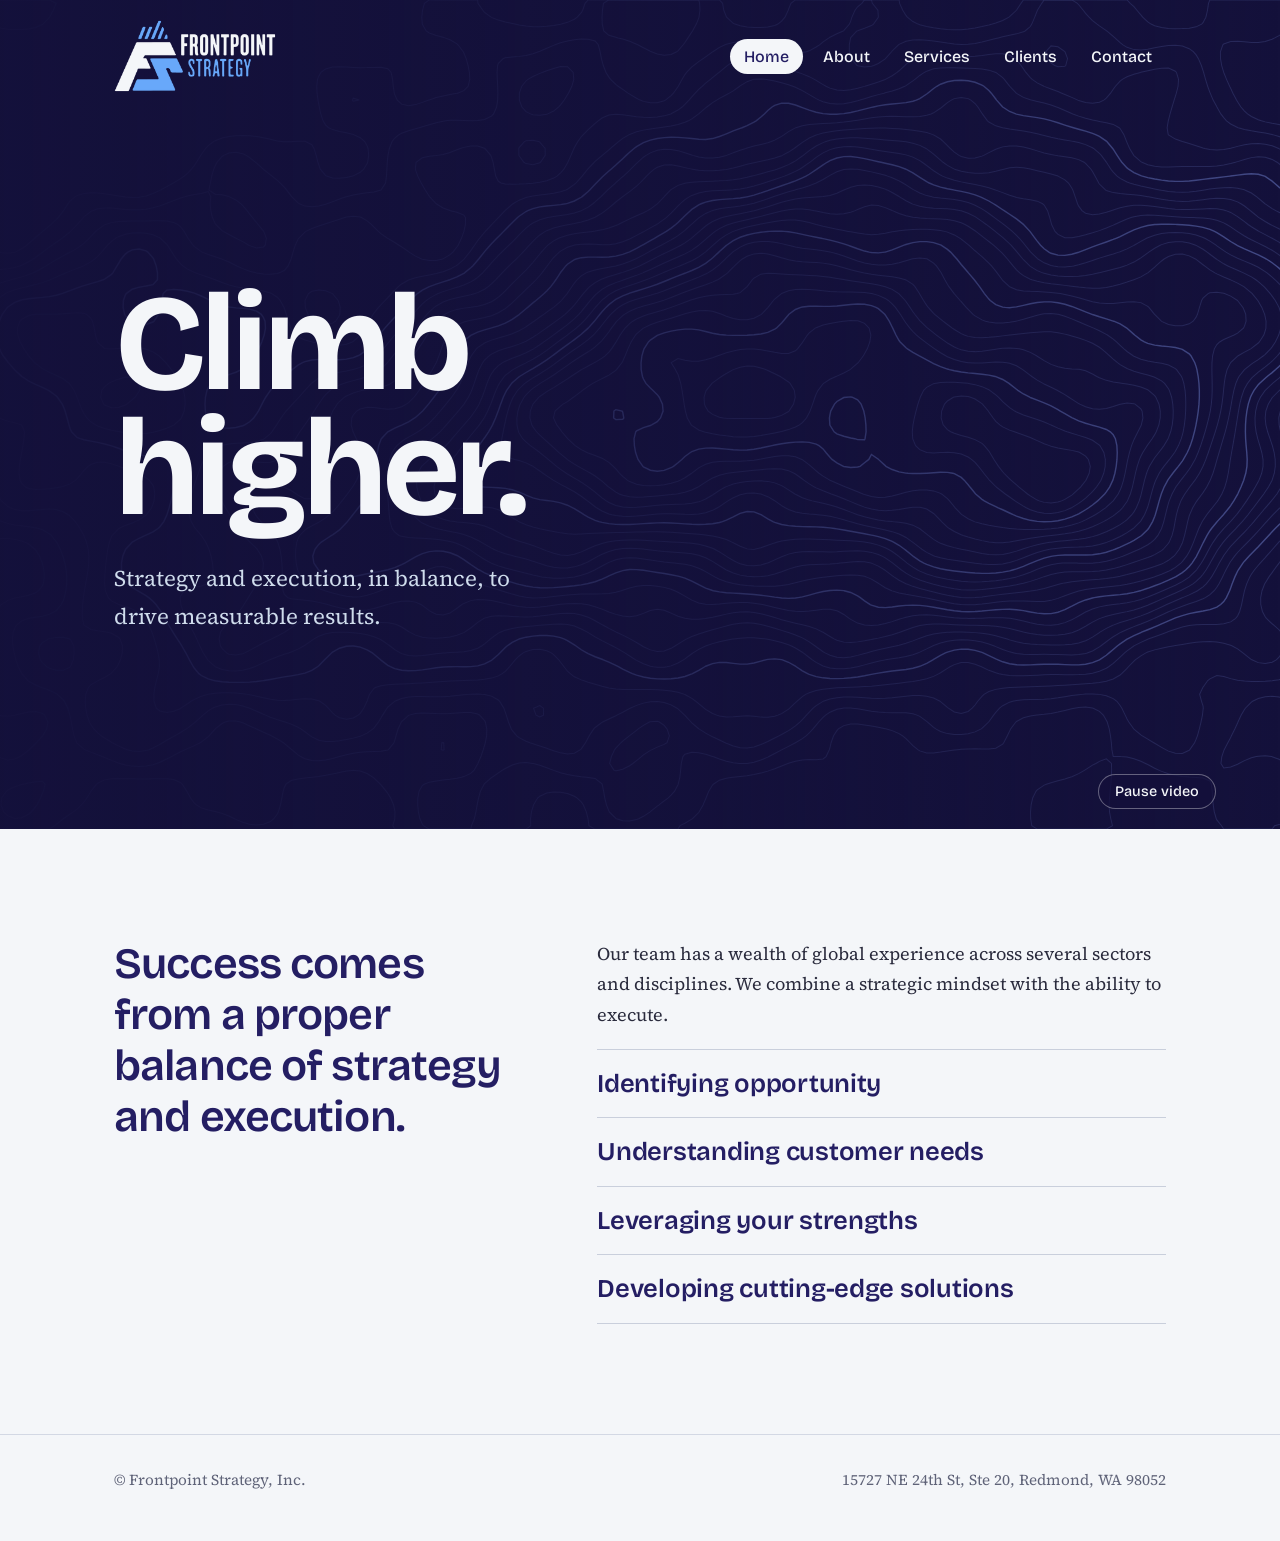
<file: index.html>
<!doctype html>
<html lang="en"><head><meta charset="utf-8"><meta name="viewport" content="width=device-width,initial-scale=1">
<title>Frontpoint Strategy</title><meta name="description" content="Frontpoint Strategy is a worldwide professional services firm with a think global, act local approach."><meta name="theme-color" content="#14113b"><script>document.documentElement.classList.add("js")</script>
<link rel="canonical" href="https://www.frontpointstrategy.com/">
<link rel="icon" href="./favicon.png" type="image/png"><link rel="apple-touch-icon" href="./favicon.png">
<meta property="og:site_name" content="Frontpoint Strategy"><meta property="og:title" content="Frontpoint Strategy"><meta property="og:type" content="website"><meta property="og:url" content="https://www.frontpointstrategy.com/"><meta property="og:description" content="Frontpoint Strategy is a worldwide professional services firm with a think global, act local approach."><meta property="og:image" content="https://www.frontpointstrategy.com/images/logo.png"><meta name="twitter:card" content="summary">
<link rel="preload" href="./fonts/bricolage.woff2" as="font" type="font/woff2" crossorigin><link rel="stylesheet" href="./css/style.css"></head>
<body><a class="skip" href="#main">Skip to content</a>
<header class="site-header on-dark"><div class="wrap"><a class="brand" href="./"><img src="./images/logo-light.png" alt="Frontpoint Strategy" width="250" height="109"></a><button class="nav-toggle" type="button" aria-expanded="false" aria-controls="site-nav" aria-label="Open menu"><span></span><span></span><span></span></button><nav id="site-nav" aria-label="Main"><a href="./" aria-current="page">Home</a><a href="./about/">About</a><a href="./services/">Services</a><a href="./clients/">Clients</a><a href="./contact/">Contact</a></nav><div class="nav-scrim"></div></div></header>
<main id="main"><div class="hero"><div class="hero-video" id="hero-video" data-youtube="_K_Tth-h1-s"></div><div class="wrap"><h1>Climb<br>higher.</h1><p>Strategy and execution, in balance, to drive measurable results.</p></div><button type="button" id="hero-toggle" aria-pressed="false" hidden>Pause video</button></div>
<section><div class="wrap split"><p class="statement">Success comes from a proper balance of strategy and execution.</p>
<div><p>Our team has a wealth of global experience across several sectors and disciplines. We combine a strategic mindset with the ability to execute.</p>
<ul class="rules plain"><li><h3>Identifying opportunity</h3></li><li><h3>Understanding customer needs</h3></li><li><h3>Leveraging your strengths</h3></li><li><h3>Developing cutting-edge solutions</h3></li></ul></div></div></section></main>
<footer><div class="wrap"><p>&copy; Frontpoint Strategy, Inc.</p><p>15727 NE 24th St, Ste 20, Redmond, WA 98052</p></div></footer><script src="./js/nav.js" defer></script><script src="./js/hero.js" defer></script></body></html>
</file>
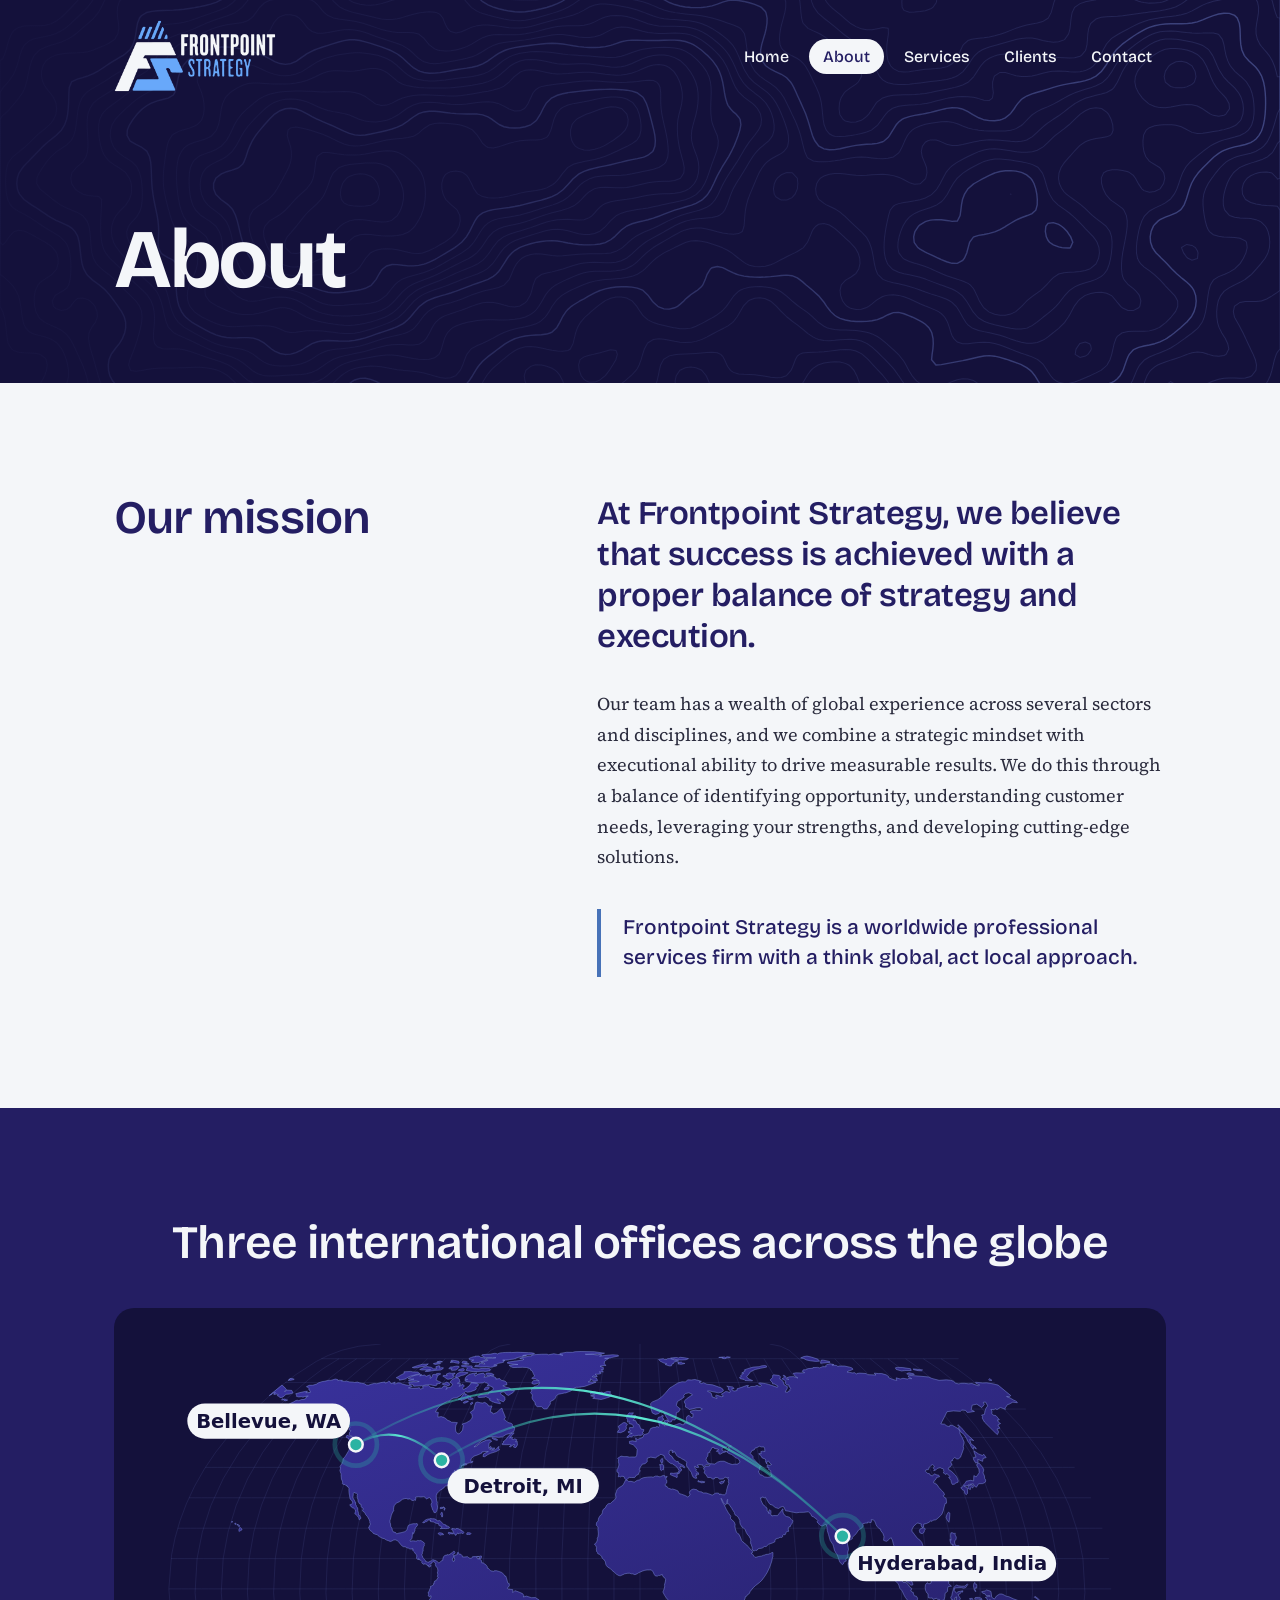
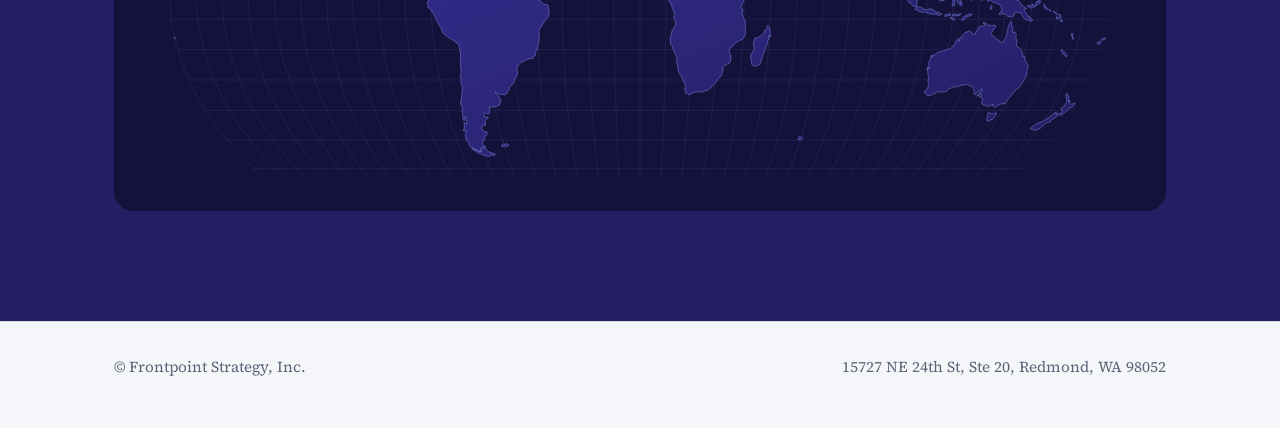
<file: about/index.html>
<!doctype html>
<html lang="en"><head><meta charset="utf-8"><meta name="viewport" content="width=device-width,initial-scale=1">
<title>About — Frontpoint Strategy</title><meta name="description" content="Frontpoint Strategy is a worldwide professional services firm with a think global, act local approach."><meta name="theme-color" content="#14113b"><script>document.documentElement.classList.add("js")</script>
<link rel="canonical" href="https://www.frontpointstrategy.com/about/">
<link rel="icon" href="../favicon.png" type="image/png"><link rel="apple-touch-icon" href="../favicon.png">
<meta property="og:site_name" content="Frontpoint Strategy"><meta property="og:title" content="About — Frontpoint Strategy"><meta property="og:type" content="website"><meta property="og:url" content="https://www.frontpointstrategy.com/about/"><meta property="og:description" content="Frontpoint Strategy is a worldwide professional services firm with a think global, act local approach."><meta property="og:image" content="https://www.frontpointstrategy.com/images/logo.png"><meta name="twitter:card" content="summary">
<link rel="preload" href="../fonts/bricolage.woff2" as="font" type="font/woff2" crossorigin><link rel="stylesheet" href="../css/style.css"></head>
<body><a class="skip" href="#main">Skip to content</a>
<header class="site-header on-dark"><div class="wrap"><a class="brand" href="../"><img src="../images/logo-light.png" alt="Frontpoint Strategy" width="250" height="109"></a><button class="nav-toggle" type="button" aria-expanded="false" aria-controls="site-nav" aria-label="Open menu"><span></span><span></span><span></span></button><nav id="site-nav" aria-label="Main"><a href="../">Home</a><a href="../about/" aria-current="page">About</a><a href="../services/">Services</a><a href="../clients/">Clients</a><a href="../contact/">Contact</a></nav><div class="nav-scrim"></div></div></header>
<main id="main"><div class="hero page-hero ph-about"><div class="wrap"><h1>About</h1></div></div>
<section><div class="wrap split"><h2>Our mission</h2><div class="mission">
<p class="mission-lead">At Frontpoint Strategy, we believe that success is achieved with a proper balance of strategy and execution.</p>
<p>Our team has a wealth of global experience across several sectors and disciplines, and we combine a strategic mindset with executional ability to drive measurable results. We do this through a balance of identifying opportunity, understanding customer needs, leveraging your strengths, and developing cutting-edge solutions.</p>
<p class="callout">Frontpoint Strategy is a worldwide professional services firm with a think global, act local approach.</p></div></div></section>
<section class="band"><div class="wrap"><h2 class="center">Three international offices across the globe</h2><div class="map"><img src="../images/world-map.svg" alt="World map with offices in Bellevue, Washington; Detroit, Michigan; and Hyderabad, India" width="1000" height="440"></div></div></section></main>
<footer><div class="wrap"><p>&copy; Frontpoint Strategy, Inc.</p><p>15727 NE 24th St, Ste 20, Redmond, WA 98052</p></div></footer><script src="../js/nav.js" defer></script></body></html>
</file>
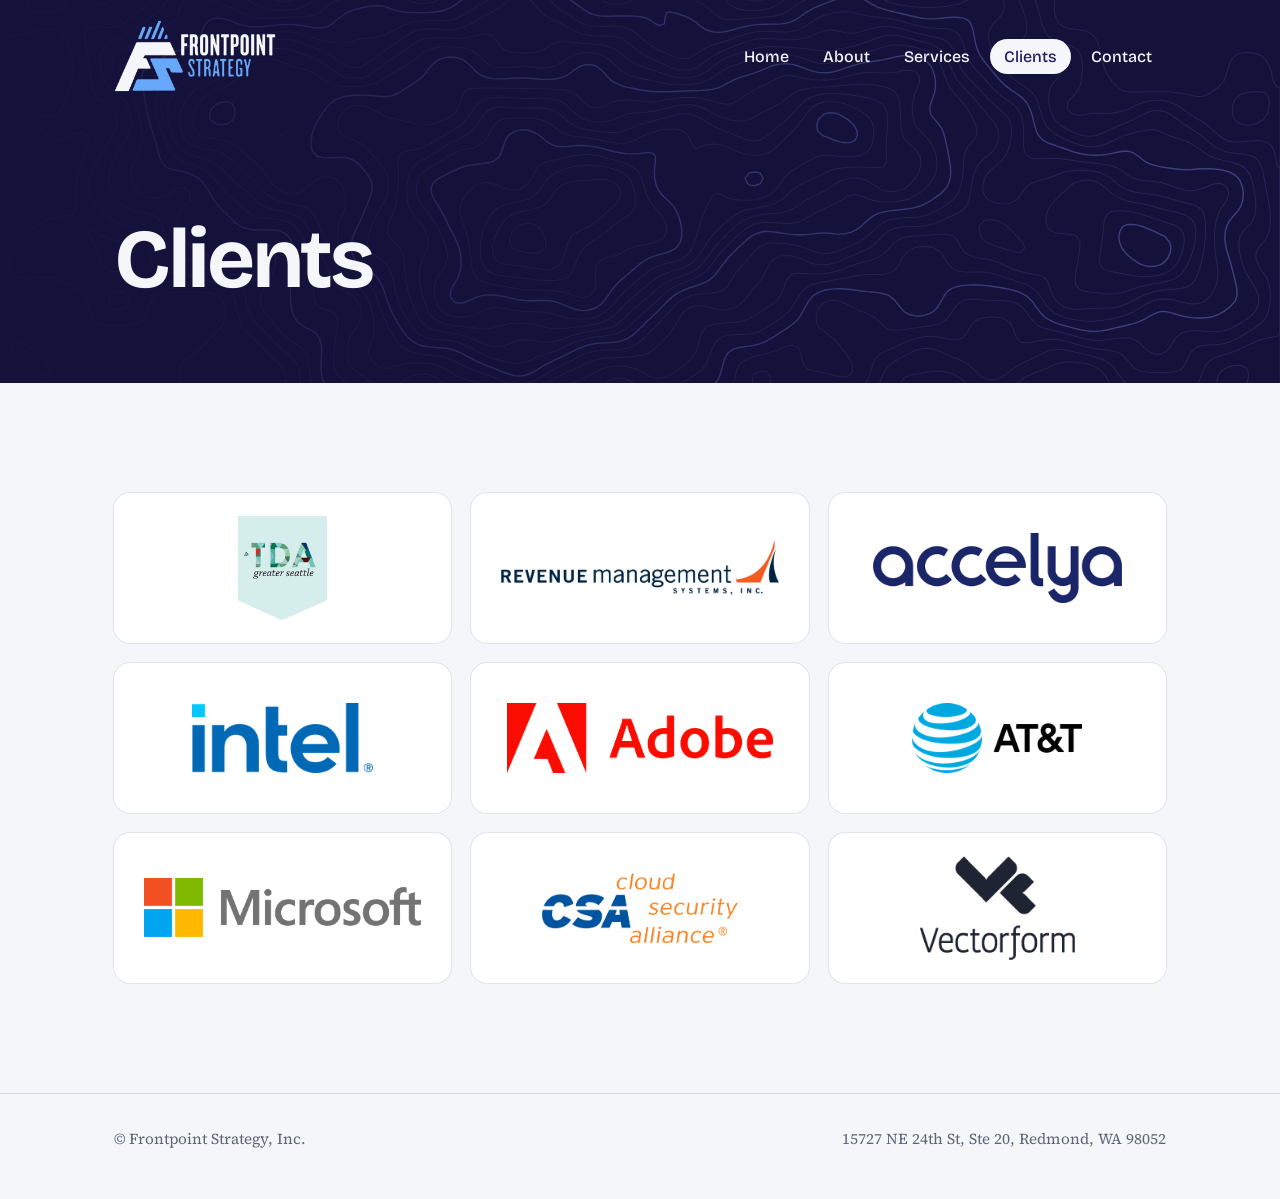
<file: clients/index.html>
<!doctype html>
<html lang="en"><head><meta charset="utf-8"><meta name="viewport" content="width=device-width,initial-scale=1">
<title>Clients — Frontpoint Strategy</title><meta name="description" content="Frontpoint Strategy is a worldwide professional services firm with a think global, act local approach."><meta name="theme-color" content="#14113b"><script>document.documentElement.classList.add("js")</script>
<link rel="canonical" href="https://www.frontpointstrategy.com/clients/">
<link rel="icon" href="../favicon.png" type="image/png"><link rel="apple-touch-icon" href="../favicon.png">
<meta property="og:site_name" content="Frontpoint Strategy"><meta property="og:title" content="Clients — Frontpoint Strategy"><meta property="og:type" content="website"><meta property="og:url" content="https://www.frontpointstrategy.com/clients/"><meta property="og:description" content="Frontpoint Strategy is a worldwide professional services firm with a think global, act local approach."><meta property="og:image" content="https://www.frontpointstrategy.com/images/logo.png"><meta name="twitter:card" content="summary">
<link rel="preload" href="../fonts/bricolage.woff2" as="font" type="font/woff2" crossorigin><link rel="stylesheet" href="../css/style.css"></head>
<body><a class="skip" href="#main">Skip to content</a>
<header class="site-header on-dark"><div class="wrap"><a class="brand" href="../"><img src="../images/logo-light.png" alt="Frontpoint Strategy" width="250" height="109"></a><button class="nav-toggle" type="button" aria-expanded="false" aria-controls="site-nav" aria-label="Open menu"><span></span><span></span><span></span></button><nav id="site-nav" aria-label="Main"><a href="../">Home</a><a href="../about/">About</a><a href="../services/">Services</a><a href="../clients/" aria-current="page">Clients</a><a href="../contact/">Contact</a></nav><div class="nav-scrim"></div></div></header>
<main id="main"><div class="hero page-hero ph-clients"><div class="wrap"><h1>Clients</h1></div></div>
<section><div class="wrap"><ul class="client-grid"><li class="sq"><img src="../images/clients/tda.png" alt="TDA Greater Seattle" loading="lazy"></li><li><img src="../images/clients/rms.png" alt="Revenue Management Systems, Inc." loading="lazy"></li><li><img src="../images/clients/accelya.png" alt="Accelya" loading="lazy"></li><li><img src="../images/clients/intel.png" alt="Intel" loading="lazy"></li><li><img src="../images/clients/adobe.png" alt="Adobe" loading="lazy"></li><li><img src="../images/clients/att.png" alt="AT&amp;T" loading="lazy"></li><li><img src="../images/clients/microsoft.png" alt="Microsoft" loading="lazy"></li><li><img src="../images/clients/csa.png" alt="Cloud Security Alliance" loading="lazy"></li><li class="sq"><img src="../images/clients/vectorform.png" alt="Vectorform" loading="lazy"></li></ul></div></section></main>
<footer><div class="wrap"><p>&copy; Frontpoint Strategy, Inc.</p><p>15727 NE 24th St, Ste 20, Redmond, WA 98052</p></div></footer><script src="../js/nav.js" defer></script></body></html>
</file>
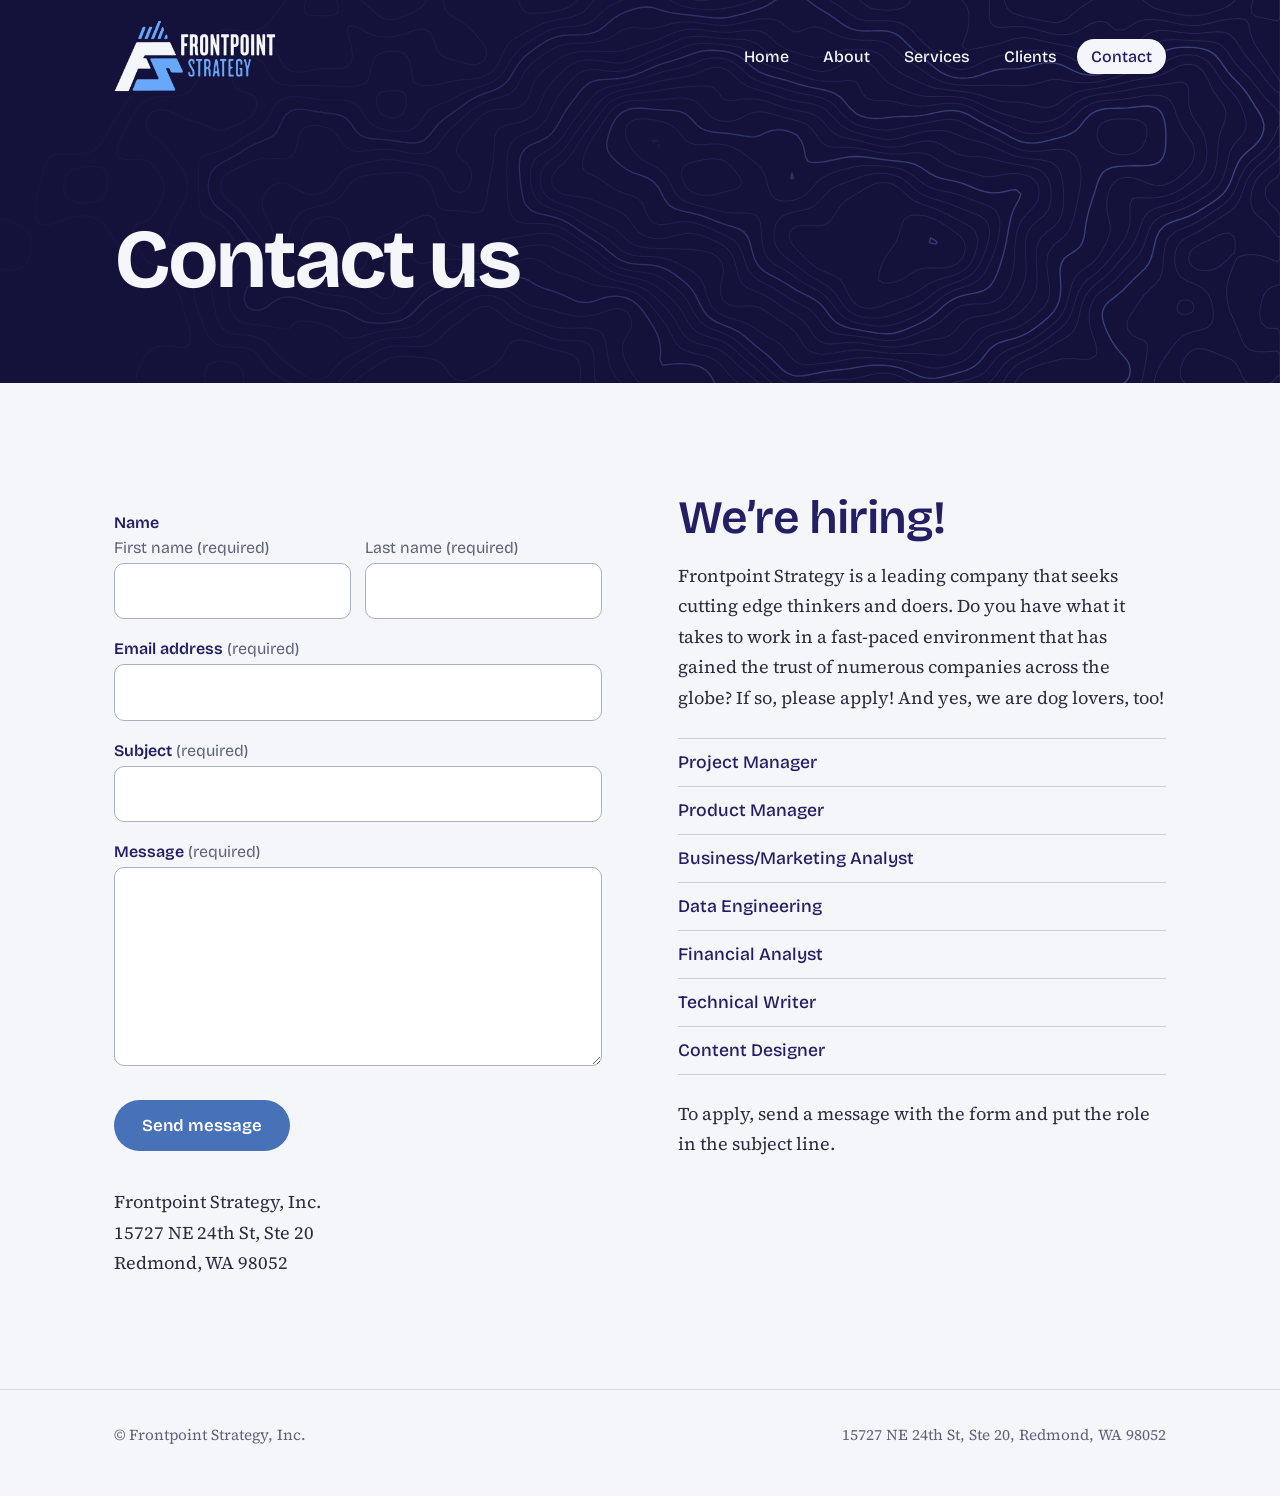
<file: contact/index.html>
<!doctype html>
<html lang="en"><head><meta charset="utf-8"><meta name="viewport" content="width=device-width,initial-scale=1">
<title>Contact — Frontpoint Strategy</title><meta name="description" content="Frontpoint Strategy is a worldwide professional services firm with a think global, act local approach."><meta name="theme-color" content="#14113b"><script>document.documentElement.classList.add("js")</script>
<link rel="canonical" href="https://www.frontpointstrategy.com/contact/">
<link rel="icon" href="../favicon.png" type="image/png"><link rel="apple-touch-icon" href="../favicon.png">
<meta property="og:site_name" content="Frontpoint Strategy"><meta property="og:title" content="Contact — Frontpoint Strategy"><meta property="og:type" content="website"><meta property="og:url" content="https://www.frontpointstrategy.com/contact/"><meta property="og:description" content="Frontpoint Strategy is a worldwide professional services firm with a think global, act local approach."><meta property="og:image" content="https://www.frontpointstrategy.com/images/logo.png"><meta name="twitter:card" content="summary">
<link rel="preload" href="../fonts/bricolage.woff2" as="font" type="font/woff2" crossorigin><link rel="stylesheet" href="../css/style.css"></head>
<body><a class="skip" href="#main">Skip to content</a>
<header class="site-header on-dark"><div class="wrap"><a class="brand" href="../"><img src="../images/logo-light.png" alt="Frontpoint Strategy" width="250" height="109"></a><button class="nav-toggle" type="button" aria-expanded="false" aria-controls="site-nav" aria-label="Open menu"><span></span><span></span><span></span></button><nav id="site-nav" aria-label="Main"><a href="../">Home</a><a href="../about/">About</a><a href="../services/">Services</a><a href="../clients/">Clients</a><a href="../contact/" aria-current="page">Contact</a></nav><div class="nav-scrim"></div></div></header>
<main id="main"><div class="hero page-hero ph-contact"><div class="wrap"><h1>Contact us</h1></div></div>
<section><div class="wrap split even">
<div><form action="https://formspree.io/f/mppdjqzk" method="POST" data-ajax>
<div class="field"><span class="legend">Name</span><div class="row"><div><label for="fn"><span>First name (required)</span></label><input id="fn" name="first_name" required autocomplete="given-name"></div><div><label for="ln"><span>Last name (required)</span></label><input id="ln" name="last_name" required autocomplete="family-name"></div></div></div>
<div class="field"><label for="em">Email address <span>(required)</span></label><input id="em" type="email" name="email" required autocomplete="email"></div>
<div class="field"><label for="su">Subject <span>(required)</span></label><input id="su" name="_subject" required></div>
<div class="field"><label for="me">Message <span>(required)</span></label><textarea id="me" name="message" rows="6" required></textarea></div>
<input class="hp" type="text" name="_gotcha" tabindex="-1" autocomplete="off" aria-hidden="true">
<button class="btn" type="submit" style="margin-top:24px">Send message</button>
<div id="status" class="status" role="status" aria-live="polite"></div></form>
<address>Frontpoint Strategy, Inc.<br>15727 NE 24th St, Ste 20<br>Redmond, WA 98052</address></div>
<div><h2>We&rsquo;re hiring!</h2><p style="margin-top:18px">Frontpoint Strategy is a leading company that seeks cutting edge thinkers and doers. Do you have what it takes to work in a fast-paced environment that has gained the trust of numerous companies across the globe? If so, please apply! And yes, we are dog lovers, too!</p>
<ul class="roles"><li>Project Manager</li><li>Product Manager</li><li>Business/Marketing Analyst</li><li>Data Engineering</li><li>Financial Analyst</li><li>Technical Writer</li><li>Content Designer</li></ul>
<p style="margin-top:24px">To apply, send a message with the form and put the role in the subject line.</p></div></div></section></main>
<footer><div class="wrap"><p>&copy; Frontpoint Strategy, Inc.</p><p>15727 NE 24th St, Ste 20, Redmond, WA 98052</p></div></footer><script src="../js/nav.js" defer></script><script src="../js/form.js" defer></script></body></html>
</file>
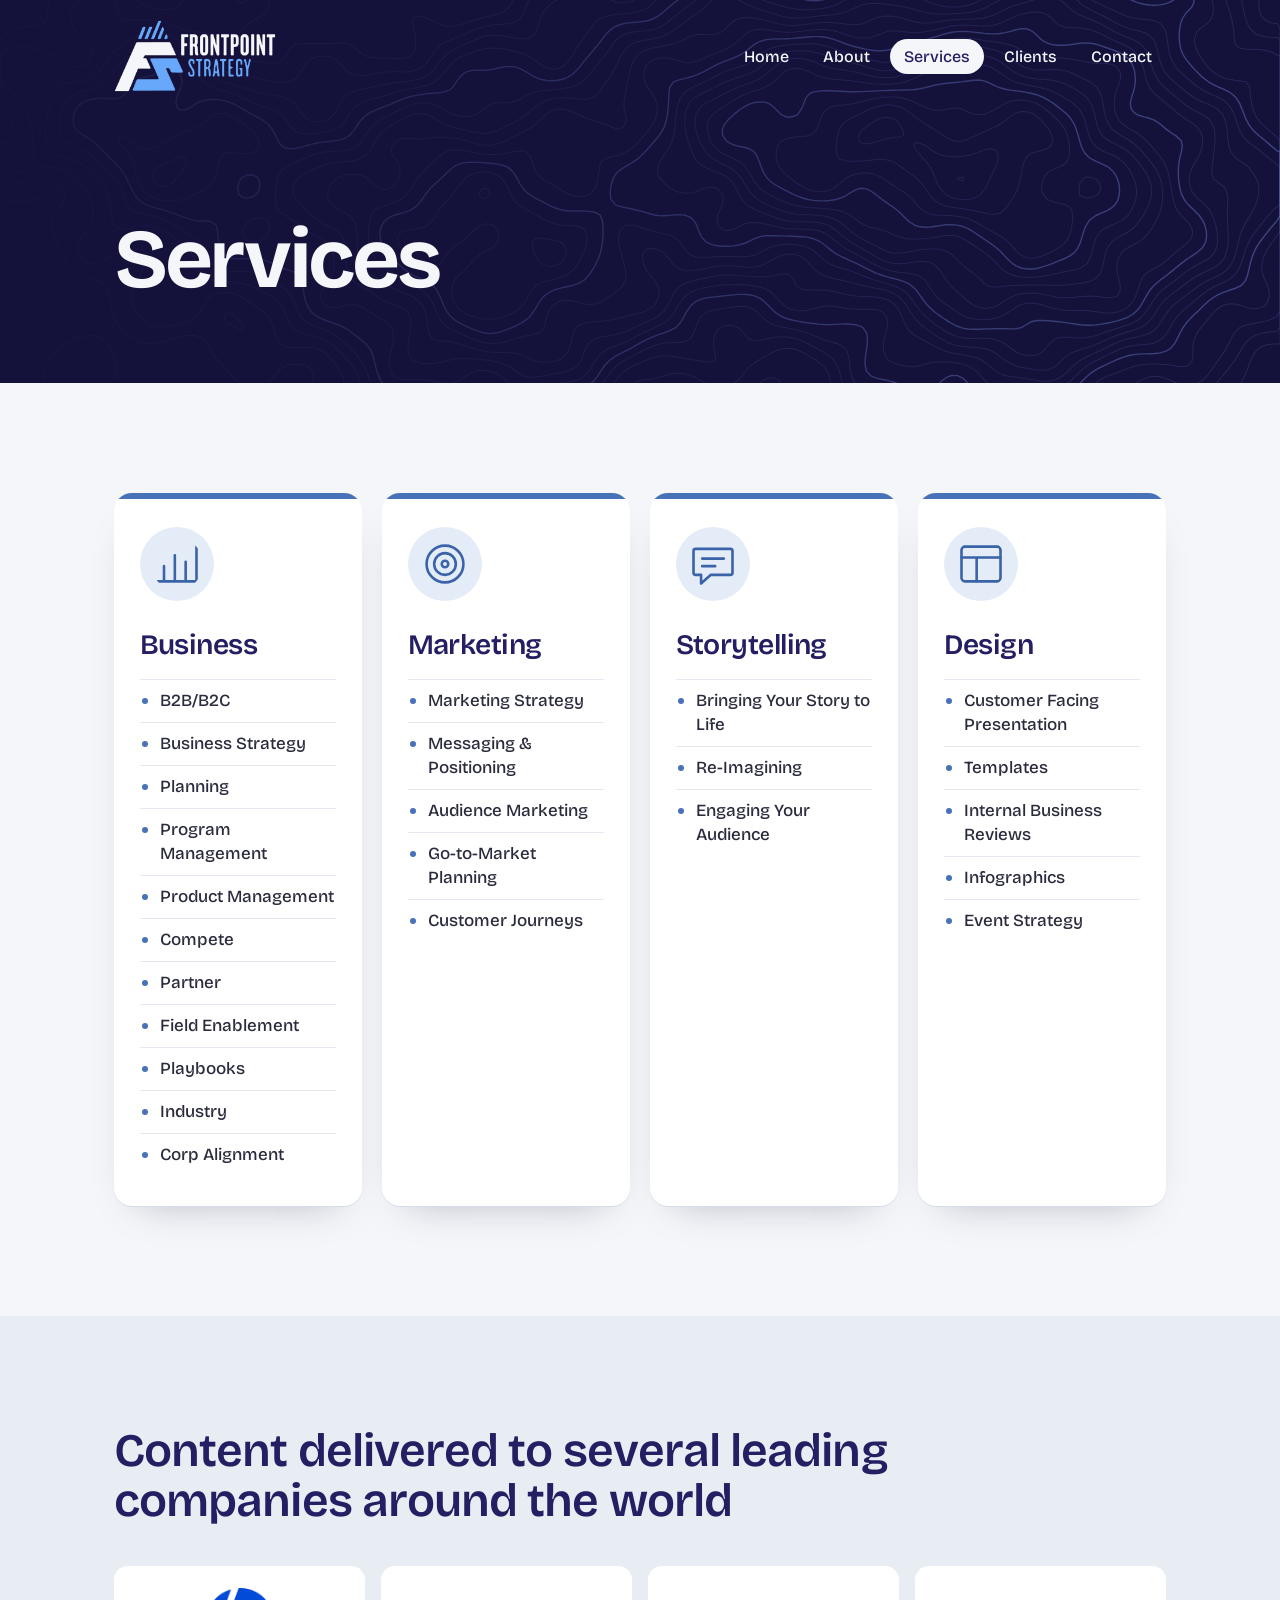
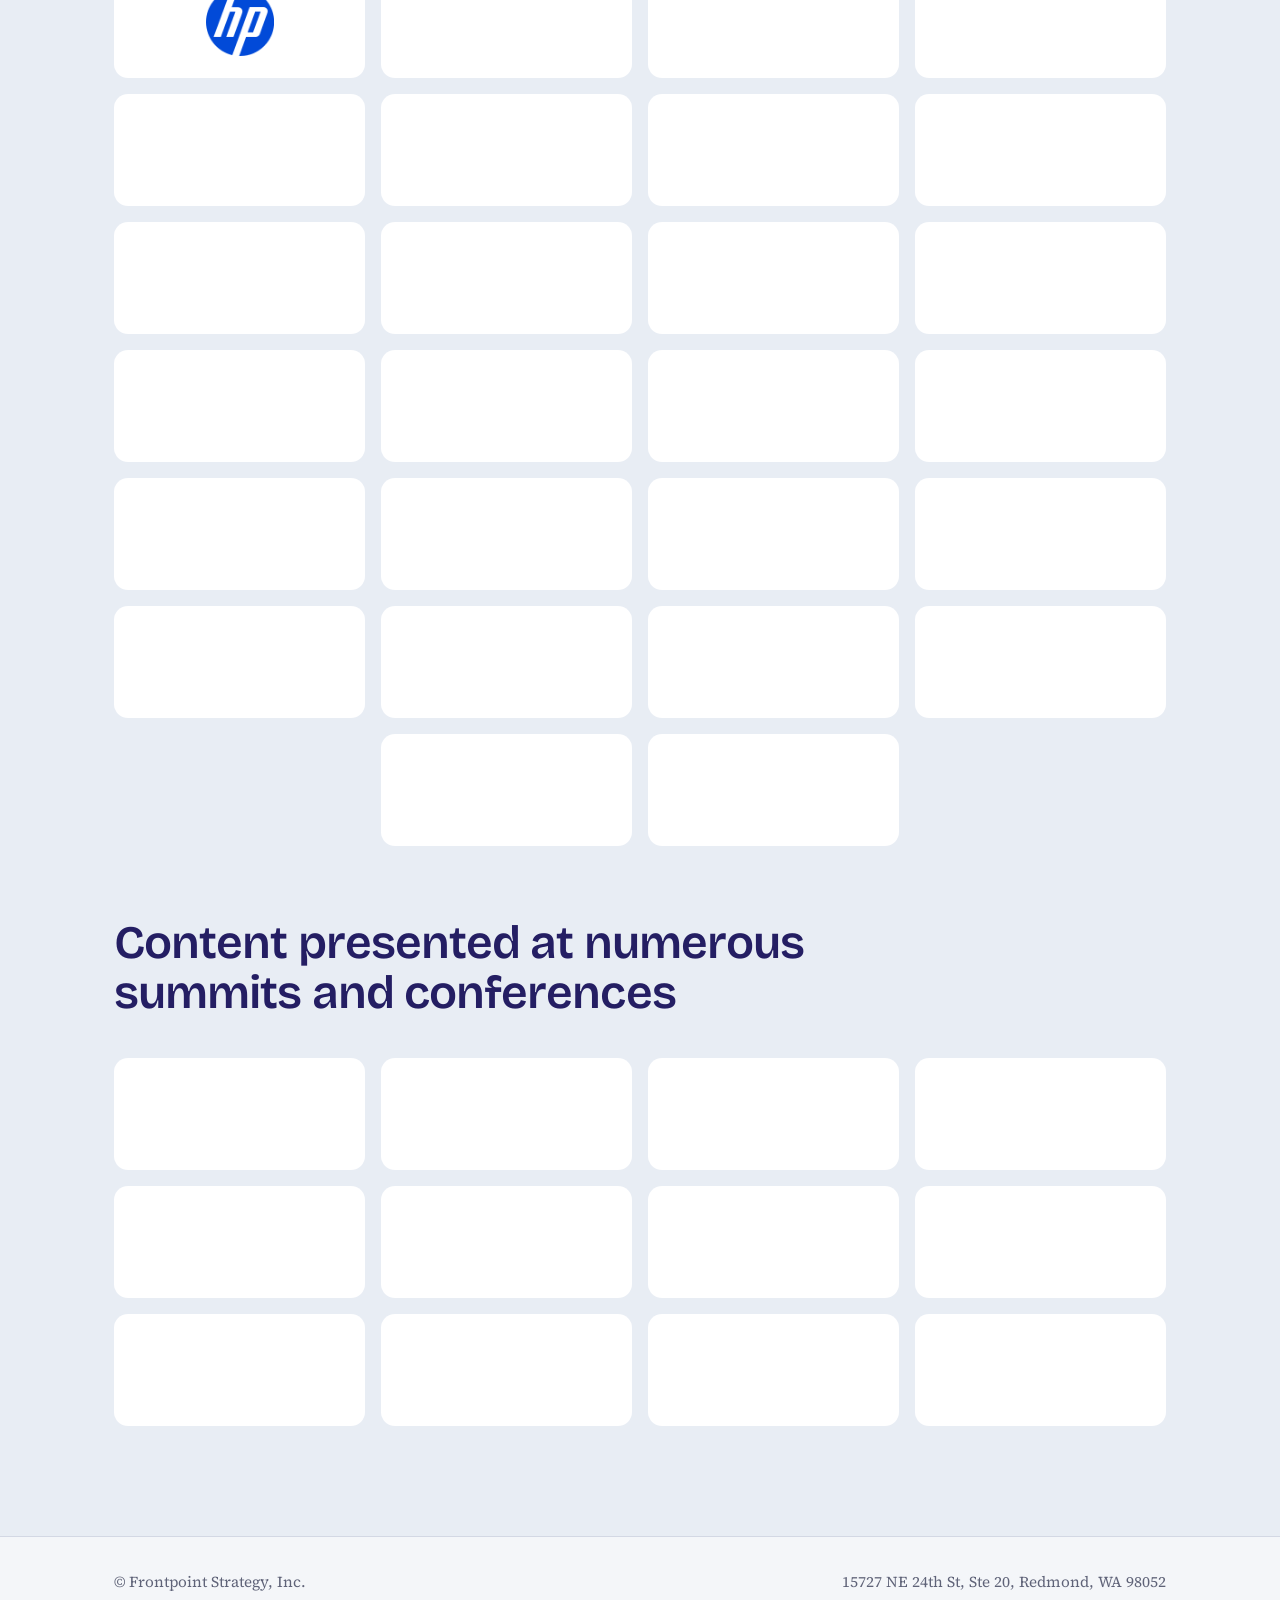
<file: read-me/index.html>
<!doctype html><html lang="en"><head><meta charset="utf-8"><title>Redirecting</title><link rel="canonical" href="https://www.frontpointstrategy.com/services/"><meta http-equiv="refresh" content="0;url=../services/"><meta name="robots" content="noindex"></head><body><p>This page moved to <a href="../services/">/services/</a>.</p></body></html>
</file>
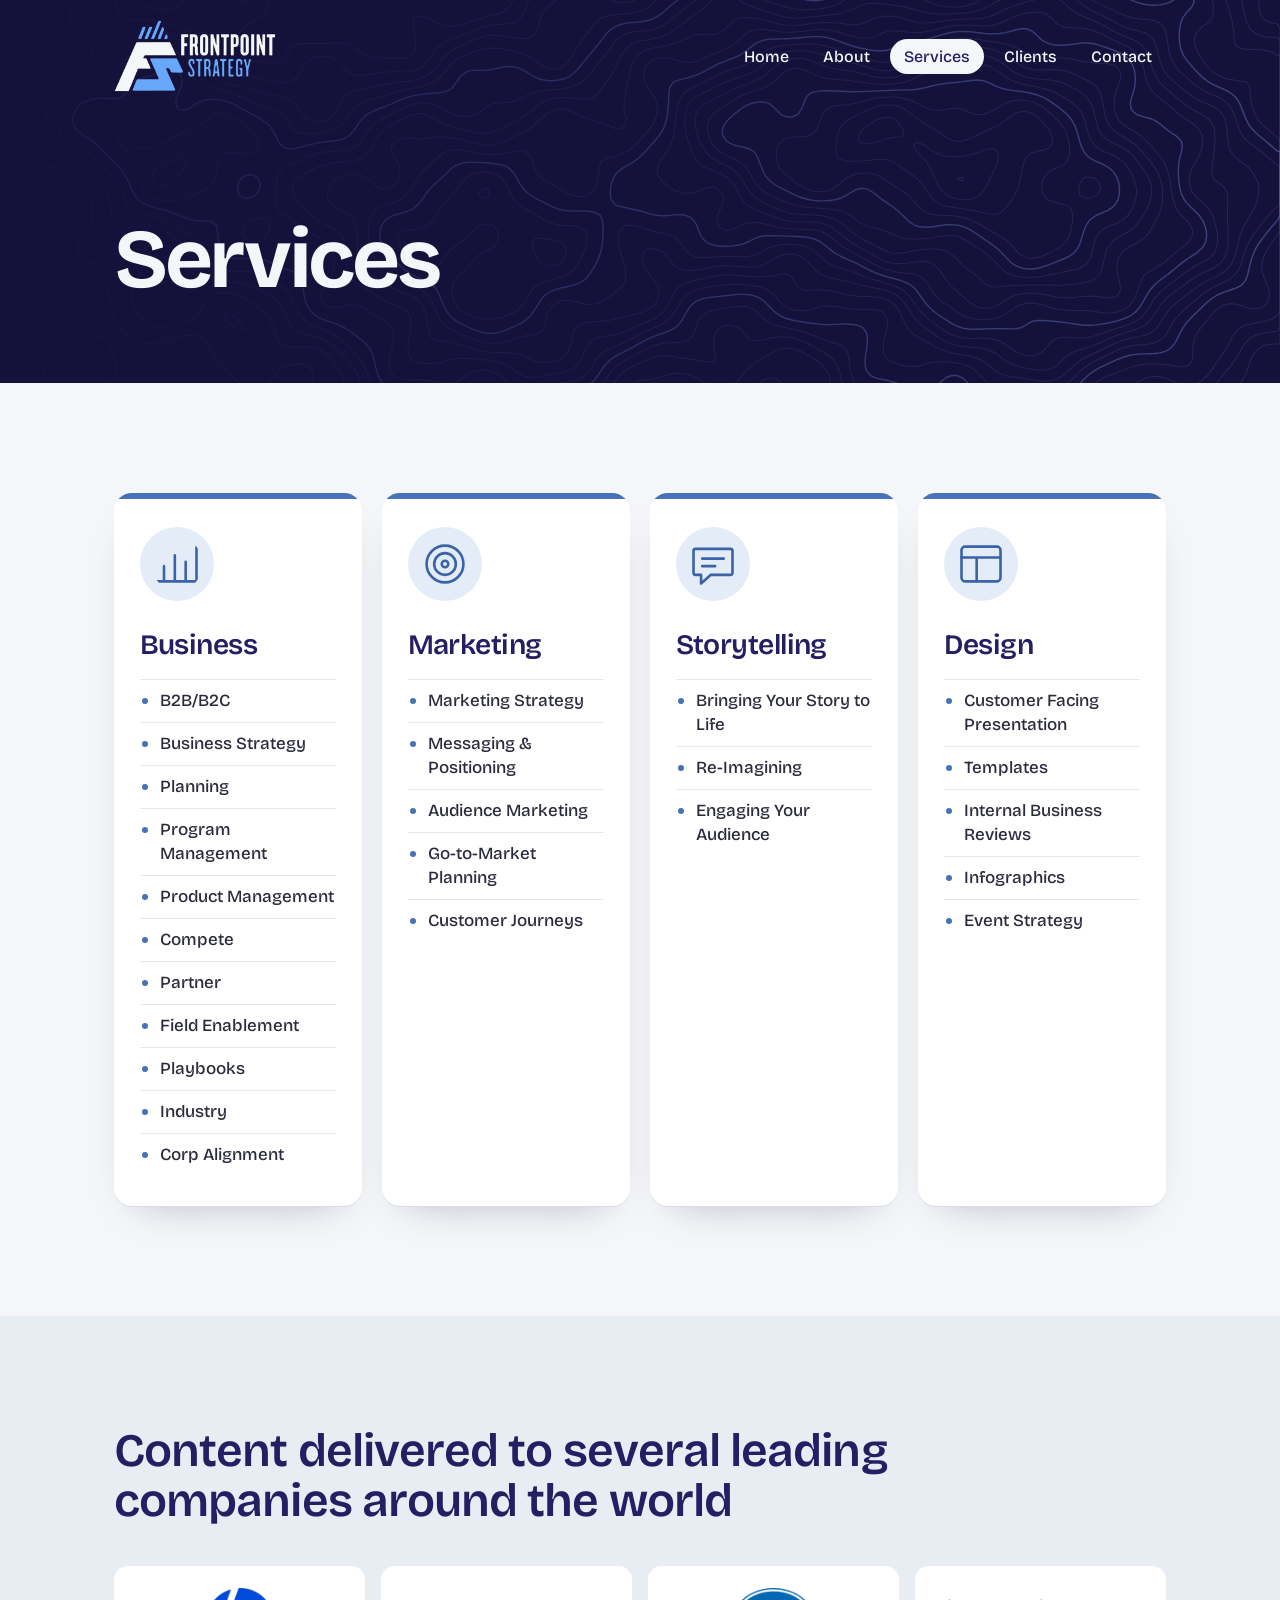
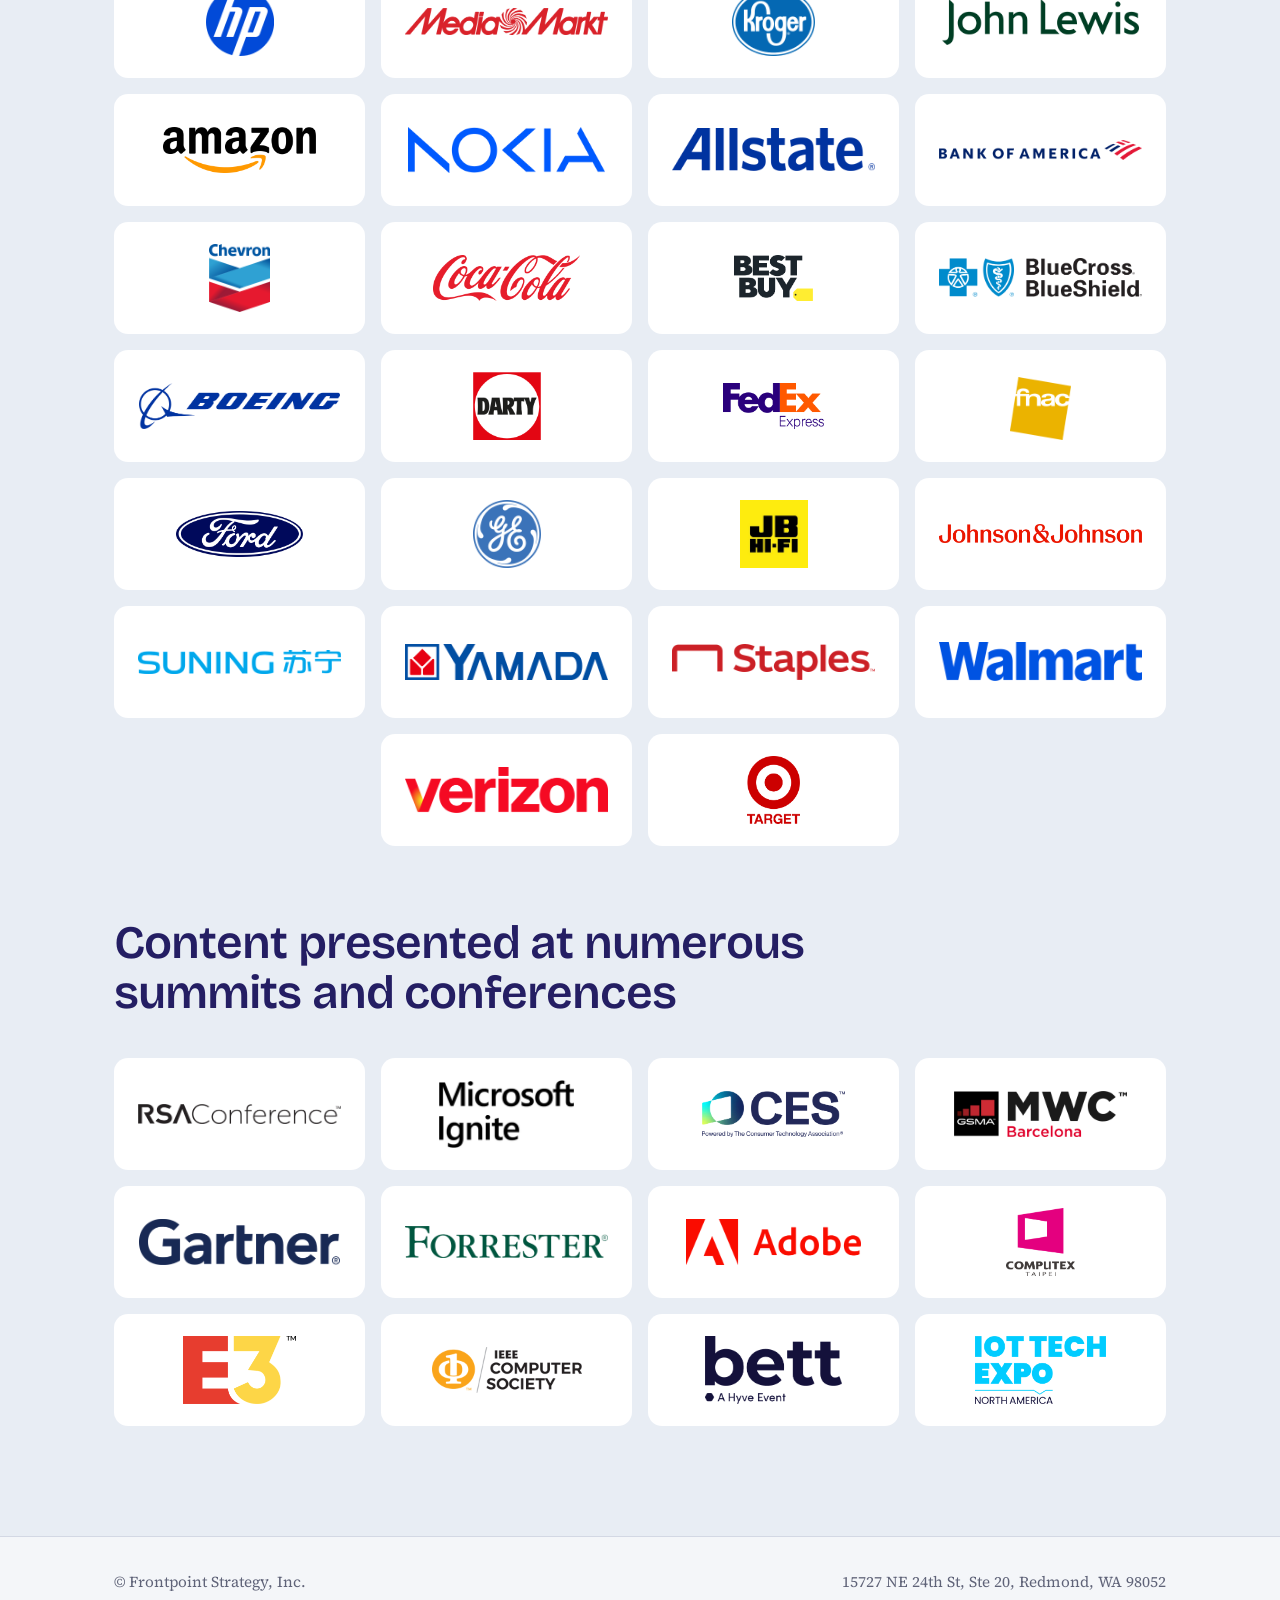
<file: services/index.html>
<!doctype html>
<html lang="en"><head><meta charset="utf-8"><meta name="viewport" content="width=device-width,initial-scale=1">
<title>Services — Frontpoint Strategy</title><meta name="description" content="Frontpoint Strategy is a worldwide professional services firm with a think global, act local approach."><meta name="theme-color" content="#14113b"><script>document.documentElement.classList.add("js")</script>
<link rel="canonical" href="https://www.frontpointstrategy.com/services/">
<link rel="icon" href="../favicon.png" type="image/png"><link rel="apple-touch-icon" href="../favicon.png">
<meta property="og:site_name" content="Frontpoint Strategy"><meta property="og:title" content="Services — Frontpoint Strategy"><meta property="og:type" content="website"><meta property="og:url" content="https://www.frontpointstrategy.com/services/"><meta property="og:description" content="Frontpoint Strategy is a worldwide professional services firm with a think global, act local approach."><meta property="og:image" content="https://www.frontpointstrategy.com/images/logo.png"><meta name="twitter:card" content="summary">
<link rel="preload" href="../fonts/bricolage.woff2" as="font" type="font/woff2" crossorigin><link rel="stylesheet" href="../css/style.css"></head>
<body><a class="skip" href="#main">Skip to content</a>
<header class="site-header on-dark"><div class="wrap"><a class="brand" href="../"><img src="../images/logo-light.png" alt="Frontpoint Strategy" width="250" height="109"></a><button class="nav-toggle" type="button" aria-expanded="false" aria-controls="site-nav" aria-label="Open menu"><span></span><span></span><span></span></button><nav id="site-nav" aria-label="Main"><a href="../">Home</a><a href="../about/">About</a><a href="../services/" aria-current="page">Services</a><a href="../clients/">Clients</a><a href="../contact/">Contact</a></nav><div class="nav-scrim"></div></div></header>
<main id="main"><div class="hero page-hero ph-services"><div class="wrap"><h1>Services</h1></div></div>
<section><div class="wrap"><ul class="cats"><li class="cat"><svg class="cat-ic" viewBox="0 0 48 48" aria-hidden="true"><path d="M6 40h36M12 40V26M22 40V16M32 40V22M42 40V8"/></svg><h2>Business</h2><ul class="caps"><li>B2B/B2C</li><li>Business Strategy</li><li>Planning</li><li>Program Management</li><li>Product Management</li><li>Compete</li><li>Partner</li><li>Field Enablement</li><li>Playbooks</li><li>Industry</li><li>Corp Alignment</li></ul></li><li class="cat"><svg class="cat-ic" viewBox="0 0 48 48" aria-hidden="true"><circle cx="24" cy="24" r="17"/><circle cx="24" cy="24" r="10"/><circle cx="24" cy="24" r="3"/></svg><h2>Marketing</h2><ul class="caps"><li>Marketing Strategy</li><li>Messaging &amp; Positioning</li><li>Audience Marketing</li><li>Go-to-Market Planning</li><li>Customer Journeys</li></ul></li><li class="cat"><svg class="cat-ic" viewBox="0 0 48 48" aria-hidden="true"><path d="M8 10h32a2 2 0 0 1 2 2v20a2 2 0 0 1-2 2H22l-9 8v-8H8a2 2 0 0 1-2-2V12a2 2 0 0 1 2-2z"/><path d="M14 19h20M14 26h12"/></svg><h2>Storytelling</h2><ul class="caps"><li>Bringing Your Story to Life</li><li>Re-Imagining</li><li>Engaging Your Audience</li></ul></li><li class="cat"><svg class="cat-ic" viewBox="0 0 48 48" aria-hidden="true"><rect x="6" y="8" width="36" height="32" rx="3"/><path d="M6 18h36M20 18v22"/></svg><h2>Design</h2><ul class="caps"><li>Customer Facing Presentation</li><li>Templates</li><li>Internal Business Reviews</li><li>Infographics</li><li>Event Strategy</li></ul></li></ul></div></section>
<section class="tint"><div class="wrap"><h2 class="wall-title">Content delivered to several leading companies around the world</h2><ul class="logo-wall"><li class="sq"><img src="../images/delivered/hp.png" alt="HP" loading="lazy"></li><li><img src="../images/delivered/mediamarkt.png" alt="MediaMarkt" loading="lazy"></li><li class="sq"><img src="../images/delivered/kroger.png" alt="Kroger" loading="lazy"></li><li><img src="../images/delivered/johnlewis.png" alt="John Lewis" loading="lazy"></li><li><img src="../images/delivered/amazon.png" alt="Amazon" loading="lazy"></li><li><img src="../images/delivered/nokia.png" alt="Nokia" loading="lazy"></li><li><img src="../images/delivered/allstate.png" alt="Allstate" loading="lazy"></li><li><img src="../images/delivered/bofa.png" alt="Bank of America" loading="lazy"></li><li class="sq"><img src="../images/delivered/chevron.png" alt="Chevron" loading="lazy"></li><li><img src="../images/delivered/cocacola.png" alt="Coca-Cola" loading="lazy"></li><li><img src="../images/delivered/bestbuy.png" alt="Best Buy" loading="lazy"></li><li><img src="../images/delivered/bcbs.png" alt="Blue Cross Blue Shield" loading="lazy"></li><li><img src="../images/delivered/boeing.png" alt="Boeing" loading="lazy"></li><li class="sq"><img src="../images/delivered/darty.png" alt="Darty" loading="lazy"></li><li><img src="../images/delivered/fedex.png" alt="FedEx Express" loading="lazy"></li><li class="sq"><img src="../images/delivered/fnac.png" alt="Fnac" loading="lazy"></li><li><img src="../images/delivered/ford.png" alt="Ford" loading="lazy"></li><li class="sq"><img src="../images/delivered/ge.png" alt="General Electric" loading="lazy"></li><li class="sq"><img src="../images/delivered/jbhifi.png" alt="JB Hi-Fi" loading="lazy"></li><li><img src="../images/delivered/jnj.png" alt="Johnson &amp; Johnson" loading="lazy"></li><li><img src="../images/delivered/suning.png" alt="Suning" loading="lazy"></li><li><img src="../images/delivered/yamada.png" alt="Yamada" loading="lazy"></li><li><img src="../images/delivered/staples.png" alt="Staples" loading="lazy"></li><li><img src="../images/delivered/walmart.png" alt="Walmart" loading="lazy"></li><li><img src="../images/delivered/verizon.png" alt="Verizon" loading="lazy"></li><li class="sq"><img src="../images/delivered/target.png" alt="Target" loading="lazy"></li></ul>
<h2 class="wall-title second">Content presented at numerous summits and conferences</h2><ul class="logo-wall"><li><img src="../images/presented/rsa.png" alt="RSA Conference" loading="lazy"></li><li class="sq"><img src="../images/presented/ignite.png" alt="Microsoft Ignite" loading="lazy"></li><li><img src="../images/presented/ces.png" alt="CES" loading="lazy"></li><li><img src="../images/presented/mwc.png" alt="Mobile World Congress" loading="lazy"></li><li><img src="../images/presented/gartner.png" alt="Gartner" loading="lazy"></li><li><img src="../images/presented/forrester.png" alt="Forrester" loading="lazy"></li><li><img src="../images/presented/adobe.png" alt="Adobe" loading="lazy"></li><li class="sq"><img src="../images/presented/computex.png" alt="Computex Taipei" loading="lazy"></li><li class="sq"><img src="../images/presented/e3.png" alt="E3" loading="lazy"></li><li><img src="../images/presented/ieeecs.png" alt="IEEE Computer Society" loading="lazy"></li><li class="sq"><img src="../images/presented/bett.png" alt="Bett" loading="lazy"></li><li class="sq"><img src="../images/presented/iottech.png" alt="IoT Tech Expo North America" loading="lazy"></li></ul></div></section></main>
<footer><div class="wrap"><p>&copy; Frontpoint Strategy, Inc.</p><p>15727 NE 24th St, Ste 20, Redmond, WA 98052</p></div></footer><script src="../js/nav.js" defer></script></body></html>
</file>
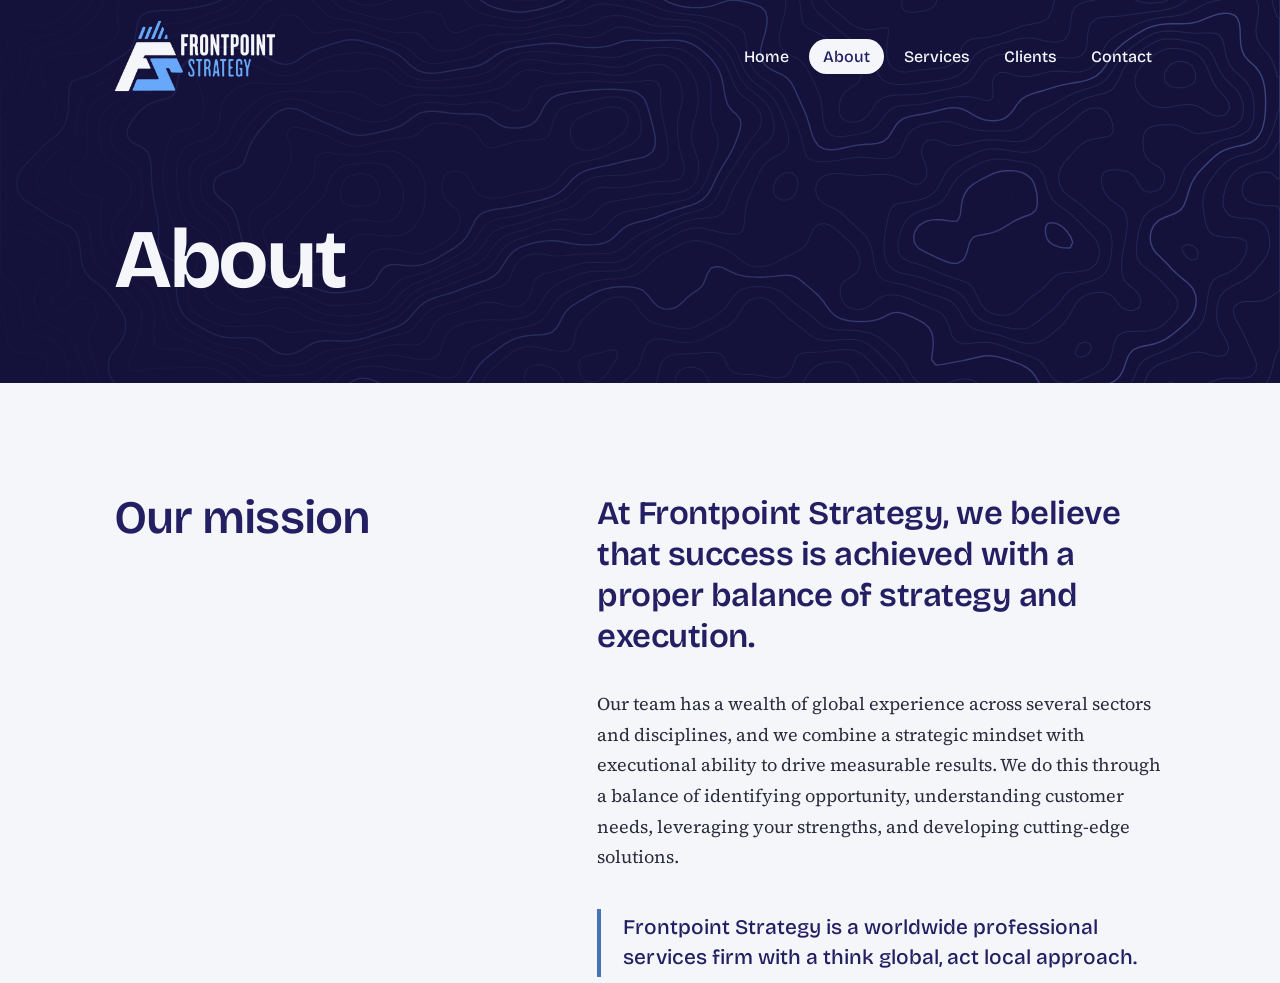
<file: what-we-do/index.html>
<!doctype html><html lang="en"><head><meta charset="utf-8"><title>Redirecting</title><link rel="canonical" href="https://www.frontpointstrategy.com/about/"><meta http-equiv="refresh" content="0;url=../about/"><meta name="robots" content="noindex"></head><body><p>This page moved to <a href="../about/">/about/</a>.</p></body></html>
</file>
<file: css/style.css>
@font-face{font-family:"Bricolage";src:url(../fonts/bricolage.woff2) format("woff2");font-weight:200 800;font-display:swap}
@font-face{font-family:"Source Serif";src:url(../fonts/source-serif.woff2) format("woff2");font-weight:200 900;font-style:normal;font-display:swap}
@font-face{font-family:"Source Serif";src:url(../fonts/source-serif-italic.woff2) format("woff2");font-weight:200 900;font-style:italic;font-display:swap}
:root{--midnight:#14113b;--navy:#241e63;--glacier:#cfdcec;--snow:#f4f6f9;--teal:#2bb3a3;--teal-ink:#0d7d71;--ink:#2a2b3d;--muted:#5f6378;
--display:"Bricolage",system-ui,sans-serif;--text:"Source Serif",Georgia,serif;--pad:clamp(20px,5vw,64px)}
*{box-sizing:border-box}
html{-webkit-text-size-adjust:100%}
body{margin:0;background:var(--snow);color:var(--ink);font:1.125rem/1.7 var(--text)}
h1,h2,h3{font-family:var(--display);color:var(--navy);font-weight:600;line-height:1.08;letter-spacing:-.02em;margin:0}
h2{font-size:clamp(1.9rem,4vw,2.9rem)}
h3{font-size:1.35rem;letter-spacing:-.01em}
p{margin:0 0 1em;max-width:62ch}
a{color:var(--teal-ink);text-underline-offset:3px}
img{max-width:100%;height:auto;display:block}
:focus-visible{outline:3px solid var(--teal);outline-offset:3px;border-radius:2px}
.wrap{max-width:1180px;margin:0 auto;padding:0 var(--pad)}
.skip{position:absolute;left:-999px}.skip:focus{left:12px;top:12px;background:#fff;padding:8px 12px;z-index:9}
/* header */
.site-header{position:relative;z-index:3}
.site-header .wrap{display:flex;align-items:center;justify-content:space-between;gap:16px;flex-wrap:wrap;padding-top:20px;padding-bottom:20px}
.brand{display:flex;align-items:center;gap:12px;text-decoration:none;color:var(--navy);font:700 1.2rem var(--display);letter-spacing:-.01em}
.brand img{height:46px;width:auto}
nav{display:flex;gap:6px;flex-wrap:wrap}
nav a{font:500 1rem var(--display);color:var(--navy);text-decoration:none;padding:8px 14px;border-radius:99px}
nav a:hover{background:rgba(36,30,99,.08)}
nav a[aria-current="page"]{background:var(--navy);color:var(--snow)}
.on-dark .brand,.on-dark nav a{color:var(--snow)}
.on-dark nav a:hover{background:rgba(255,255,255,.12)}
.on-dark nav a[aria-current="page"]{background:var(--snow);color:var(--navy)}
.on-dark .brand img{height:72px;width:auto}
/* hero */
.hero{position:relative;background:var(--midnight);color:var(--snow);overflow:hidden;margin-top:-112px;padding-top:112px}
.hero::before{content:"";position:absolute;inset:0;background:url(../images/contours.svg) center/cover no-repeat}
.hero::after{content:"";position:absolute;inset:0;background:linear-gradient(90deg,rgba(20,17,59,.92) 0,rgba(20,17,59,.55) 55%,rgba(20,17,59,0) 100%)}
.hero .wrap{position:relative;z-index:2;padding-top:clamp(70px,14vw,170px);padding-bottom:clamp(80px,14vw,170px)}
.hero h1{color:var(--snow);font-size:clamp(3.4rem,11vw,8.5rem);font-weight:700;letter-spacing:-.045em;line-height:.92}
.hero p{font-size:clamp(1.15rem,2vw,1.4rem);color:var(--glacier);margin-top:28px;max-width:34ch}
.btn{display:inline-block;margin-top:12px;padding:15px 28px;border-radius:99px;background:#4772b8;color:#fff;font:600 1.05rem var(--display);text-decoration:none;border:0;cursor:pointer}
.btn:hover{background:#3a63a8}
/* sections */
section{padding:clamp(56px,9vw,110px) 0}
.split{display:grid;grid-template-columns:5fr 7fr;gap:clamp(28px,6vw,96px);align-items:start}
.rules{list-style:none;margin:0;padding:0;border-top:1px solid #c9cfdc}
.rules li{display:grid;grid-template-columns:minmax(0,17rem) 1fr;gap:24px;padding:26px 0;border-bottom:1px solid #c9cfdc}
.rules h3{margin:0}
.rules p{margin:0;color:var(--muted)}
.statement{font:600 clamp(1.7rem,3.6vw,2.7rem)/1.18 var(--display);letter-spacing:-.02em;color:var(--navy);max-width:24ch}
.band{background:var(--navy);color:var(--snow)}
.band h2{color:var(--snow)}
.band p{color:var(--glacier)}
.map{margin-top:40px;background:var(--midnight);border-radius:20px;padding:clamp(14px,3vw,36px)}
.map img{width:100%}
.wrap.page-title{padding-top:clamp(40px,7vw,90px);padding-bottom:0}
.page-title h1{font-size:clamp(2.6rem,7vw,5rem);letter-spacing:-.035em}
.lede{font-size:1.3rem;color:var(--muted);margin-top:18px}
/* logo wall: hidden until logos are added */
.logos{display:none}
.logos.has-logos{display:grid;grid-template-columns:repeat(auto-fill,minmax(150px,1fr));gap:28px 36px;align-items:center;margin-top:36px}
.logos img{max-height:56px;width:auto;margin:0 auto;filter:grayscale(1);opacity:.8}
/* contact */
form{max-width:560px}
.field{margin-top:20px}
label,.legend{display:block;font:600 1rem var(--display);color:var(--navy);margin-bottom:6px}
label span{color:var(--muted);font-weight:400}
input,textarea{width:100%;padding:13px 14px;border:1.5px solid #aab1c4;border-radius:10px;background:#fff;font:inherit;font-size:1.05rem;color:var(--ink)}
input:focus,textarea:focus{outline:3px solid var(--teal);outline-offset:1px;border-color:var(--teal-ink)}
.row{display:grid;grid-template-columns:1fr 1fr;gap:14px}
.hp{position:absolute;left:-9999px}
.status{margin-top:18px;padding:14px 16px;border-radius:10px;display:none}
.status.ok{display:block;background:#dff4ef;color:#0b5d54}
.status.err{display:block;background:#fde7e4;color:#8a2417}
address{font-style:normal;margin-top:36px}
.roles{list-style:none;padding:0;margin:24px 0 0;border-top:1px solid #c9cfdc}
.roles li{padding:13px 0;border-bottom:1px solid #c9cfdc;font:500 1.1rem var(--display);color:var(--navy)}
.mail{display:block;font:600 1.1rem var(--display)}
/* footer */
footer{border-top:1px solid #d3d8e4;padding:32px 0 48px;color:var(--muted);font-size:.95rem}
footer .wrap{display:flex;justify-content:space-between;gap:16px;flex-wrap:wrap}
footer p{margin:0}
@media(max-width:820px){.split{grid-template-columns:1fr}.rules li{grid-template-columns:1fr;gap:8px}.row{grid-template-columns:1fr}.hero::after{background:linear-gradient(180deg,rgba(20,17,59,.7),rgba(20,17,59,.35))}}
@media(prefers-reduced-motion:no-preference){.btn{transition:background .15s}nav a{transition:background .15s}}
.rules.plain li{display:block;padding:20px 0}
.rules.plain h3{font-size:1.6rem}
.split.even{grid-template-columns:1fr 1fr}@media(max-width:820px){.split.even{grid-template-columns:1fr}}
.offices{list-style:none;margin:28px 0 0;padding:0;display:flex;flex-wrap:wrap;gap:12px 40px;font:600 1.25rem var(--display);color:var(--snow)}
.hero-video{position:absolute;inset:0;overflow:hidden;container-type:size;opacity:0;pointer-events:none}
.hero-video.on{opacity:1}
.hero-video iframe{position:absolute;top:50%;left:50%;transform:translate(-50%,-50%);width:max(100cqw,177.78cqh);height:max(56.25cqw,100cqh);border:0}
#hero-toggle{position:absolute;right:var(--pad);bottom:20px;z-index:3;background:rgba(20,17,59,.7);color:var(--snow);border:1px solid rgba(255,255,255,.35);border-radius:99px;padding:8px 16px;font:500 .9rem var(--display);cursor:pointer}
#hero-toggle:hover{background:rgba(20,17,59,.95)}
@media(prefers-reduced-motion:no-preference){.hero-video{transition:opacity 1.2s ease}}

.page-hero .wrap{padding-top:clamp(56px,9vw,110px);padding-bottom:clamp(44px,7vw,84px)}
.page-hero h1{color:var(--snow);font-size:clamp(2.8rem,7vw,5.2rem);font-weight:700;letter-spacing:-.04em}
.page-hero::after{background:linear-gradient(90deg,rgba(20,17,59,.85) 0,rgba(20,17,59,.3) 70%,rgba(20,17,59,.1) 100%)}
.ph-about::before{background-image:url(../images/contours-about.svg)}
.ph-services::before{background-image:url(../images/contours-services.svg)}
.ph-clients::before{background-image:url(../images/contours-clients.svg)}
.ph-contact::before{background-image:url(../images/contours-contact.svg)}
.center{text-align:center;margin-left:auto;margin-right:auto}
.mission-lead{font:600 clamp(1.5rem,2.6vw,2.05rem)/1.25 var(--display);letter-spacing:-.015em;color:var(--navy);max-width:30ch}
.mission p{max-width:60ch}
.callout{border-left:4px solid #4772b8;padding:4px 0 4px 22px;margin-top:36px;font:500 1.3rem/1.45 var(--display);color:var(--navy)}
.tint{background:#e8edf4}
.svc-grid{display:grid;grid-template-columns:1fr 1fr;gap:clamp(20px,3vw,40px)}
.svc-grid article{border-top:3px solid var(--navy);padding:22px 0 40px;min-height:220px}
.svc-grid h2{font-size:clamp(1.8rem,3.4vw,2.6rem)}
@media(max-width:820px){.svc-grid{grid-template-columns:1fr}.svc-grid article{min-height:0}}
@media(max-width:820px){.site-header{background:var(--midnight)}.site-header .wrap{padding-top:14px;padding-bottom:10px}.hero{margin-top:0;padding-top:0}.on-dark .brand img{height:56px}}

.client-grid{list-style:none;margin:0;padding:0;display:grid;grid-template-columns:repeat(auto-fill,minmax(230px,1fr));gap:20px}
.client-grid li{background:#fff;border-radius:16px;height:150px;display:flex;align-items:center;justify-content:center;padding:26px 30px;box-shadow:0 0 0 1px #dfe4ee}
.client-grid img{max-height:70px;max-width:100%;width:auto;height:auto}

.client-grid{grid-template-columns:repeat(3,1fr)}
.client-grid .sq img{max-height:104px}
@media(max-width:820px){.client-grid{grid-template-columns:repeat(2,1fr);gap:14px}.client-grid li{height:120px;padding:18px}.client-grid img{max-height:56px}.client-grid .sq img{max-height:84px}}

.cats{list-style:none;margin:0;padding:0;display:grid;grid-template-columns:repeat(4,1fr);gap:20px}
.cat{position:relative;background:#fff;border-radius:18px;padding:34px clamp(22px,2vw,30px) 30px;box-shadow:0 1px 0 #d7dce8,0 18px 40px -26px rgba(20,17,59,.35);overflow:hidden}
.cat::before{content:"";position:absolute;left:0;right:0;top:0;height:6px;background:#4772b8}
.cat h2{font-size:clamp(1.7rem,2.2vw,2.1rem);margin:20px 0 18px}
.cat-ic{width:52px;height:52px;fill:none;stroke:#3a63a8;stroke-width:2.4;stroke-linecap:round;stroke-linejoin:round;padding:11px;box-sizing:content-box;border-radius:50%;background:#e4ecf8}
.caps{list-style:none;margin:0;padding:0}
.caps li{position:relative;padding:9px 0 9px 20px;font:500 17px/24px var(--display);color:var(--ink);border-top:1px solid #e4e8f0}
.caps li::before{content:"";position:absolute;left:2px;top:18px;width:6px;height:6px;border-radius:50%;background:#4772b8}
@media(max-width:1100px){.cats{grid-template-columns:repeat(2,1fr)}}
@media(max-width:620px){.cats{grid-template-columns:1fr}}
.logo-wall{list-style:none;margin:40px 0 0;padding:0;display:flex;flex-wrap:wrap;justify-content:center;gap:16px}
.logo-wall li{flex:0 0 calc((100% - 48px)/4);background:#fff;border-radius:14px;height:112px;display:flex;align-items:center;justify-content:center;padding:18px 24px}
.logo-wall img{max-height:46px;max-width:100%;width:auto;height:auto}
.logo-wall .sq img{max-height:68px}
@media(max-width:900px){.logo-wall li{flex-basis:calc((100% - 32px)/3)}}
@media(max-width:560px){.logo-wall{gap:12px}.logo-wall li{flex-basis:calc((100% - 12px)/2);height:92px;padding:14px 16px}.logo-wall img{max-height:38px}.logo-wall .sq img{max-height:56px}}
.wall-title{max-width:30ch;text-wrap:balance}
.wall-title.second{margin-top:72px}

/* mobile menu */
.nav-toggle,.nav-scrim{display:none}
@media(max-width:820px){
  .js .site-header .wrap{flex-wrap:nowrap}
  .js .nav-toggle{display:flex;flex-direction:column;justify-content:center;align-items:center;gap:6px;width:48px;height:48px;margin-right:-8px;padding:0;background:none;border:0;border-radius:10px;cursor:pointer;position:relative;z-index:22}
  .js .nav-toggle span{display:block;width:28px;height:2px;border-radius:2px;background:var(--snow);transition:transform .25s,opacity .2s}
  .js .nav-toggle:focus-visible{outline:2px solid var(--teal);outline-offset:2px}
  .js.nav-open .nav-toggle span:nth-child(1){transform:translateY(8px) rotate(45deg)}
  .js.nav-open .nav-toggle span:nth-child(2){opacity:0}
  .js.nav-open .nav-toggle span:nth-child(3){transform:translateY(-8px) rotate(-45deg)}
  .js nav{position:fixed;top:0;right:0;bottom:0;width:min(82vw,340px);z-index:21;flex-direction:column;flex-wrap:nowrap;gap:2px;padding:104px 32px 32px;background:var(--midnight);border-left:1px solid rgba(207,220,236,.14);box-shadow:-24px 0 48px rgba(0,0,0,.35);transform:translateX(100%);visibility:hidden;transition:transform .3s ease,visibility 0s .3s}
  .js.nav-open nav{transform:none;visibility:visible;transition:transform .3s ease}
  .js nav a{font-size:1.45rem;padding:14px 0;border-radius:0;background:none;border-bottom:1px solid rgba(207,220,236,.12)}
  .js.on-dark nav a:hover,.js .on-dark nav a:hover{background:none;color:var(--teal)}
  .js .on-dark nav a[aria-current="page"]{background:none;color:var(--teal)}
  .js .nav-scrim{display:block;position:fixed;inset:0;z-index:20;background:rgba(10,8,40,.55);opacity:0;visibility:hidden;transition:opacity .3s,visibility 0s .3s}
  .js.nav-open .nav-scrim{opacity:1;visibility:visible;transition:opacity .3s}
  .js.nav-open{overflow:hidden}
}
@media(prefers-reduced-motion:reduce){.js nav,.js .nav-scrim,.js .nav-toggle span{transition:none!important}}
</file>
